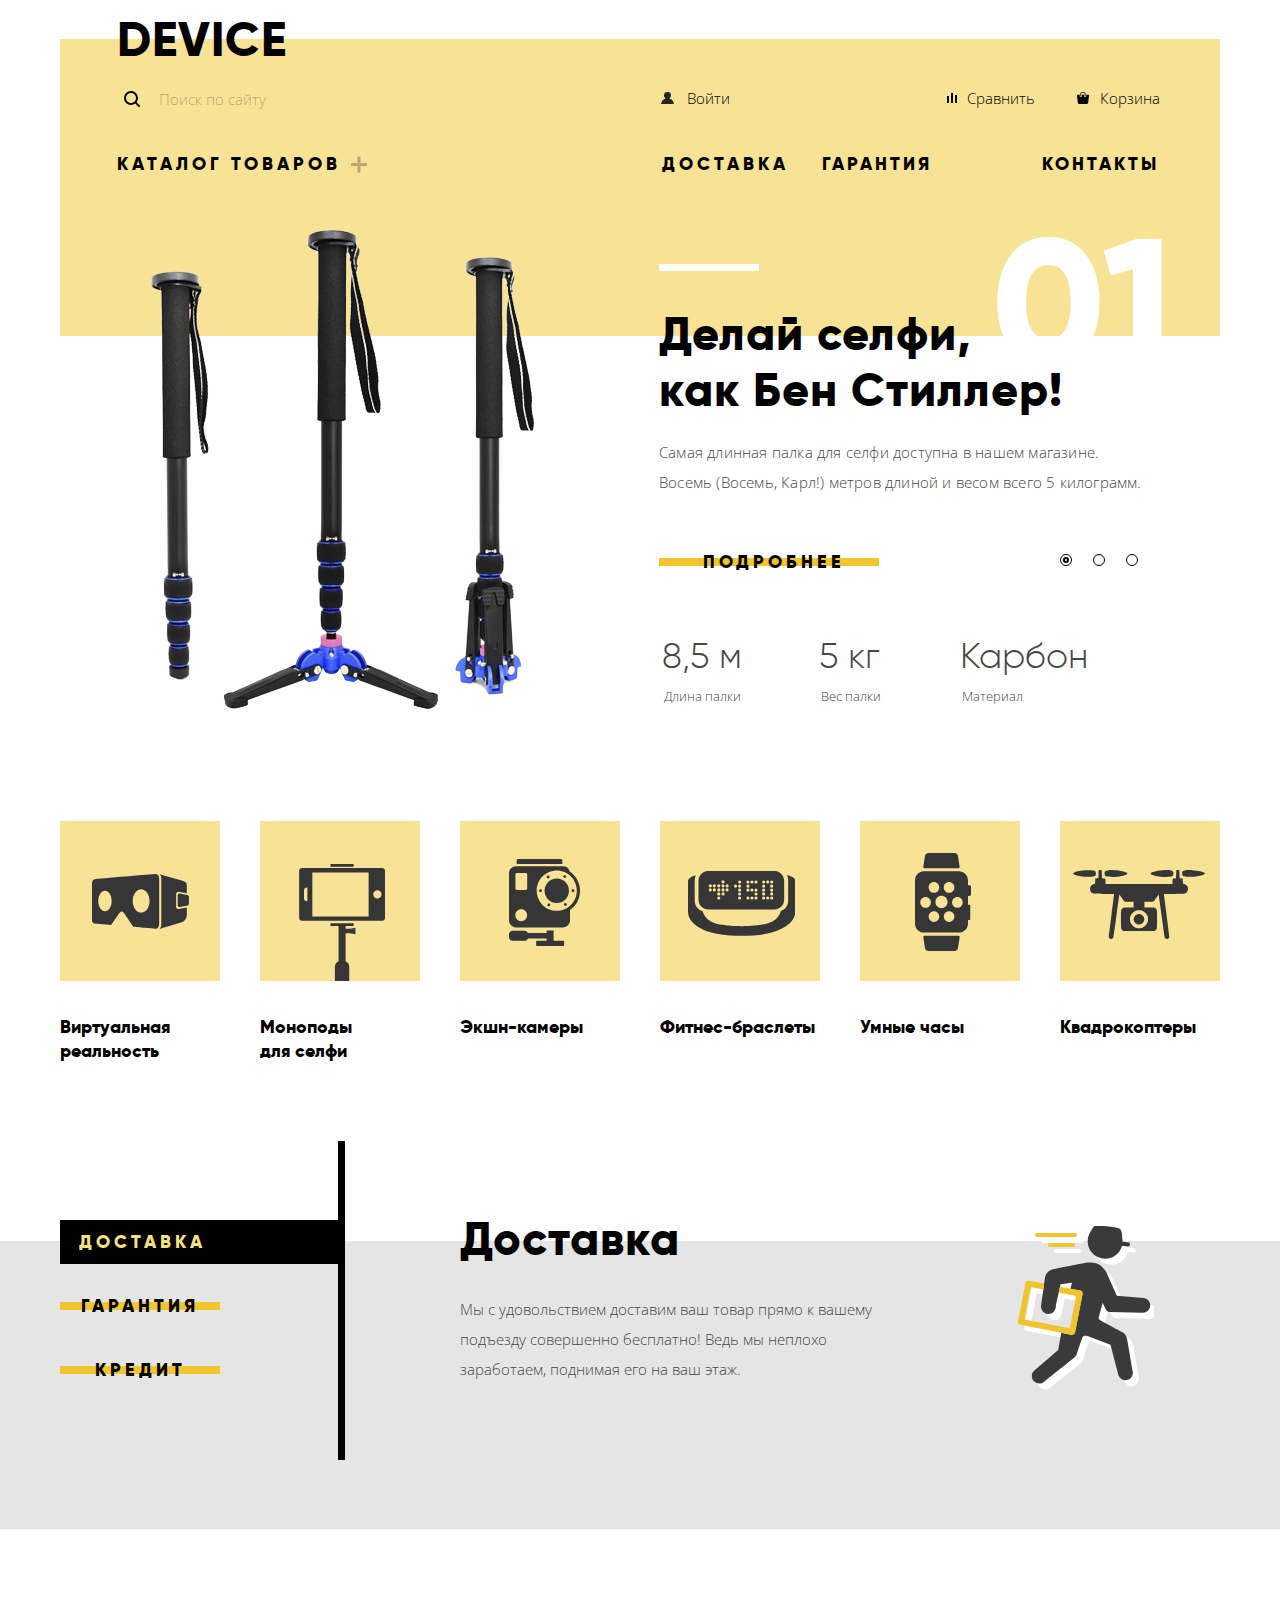
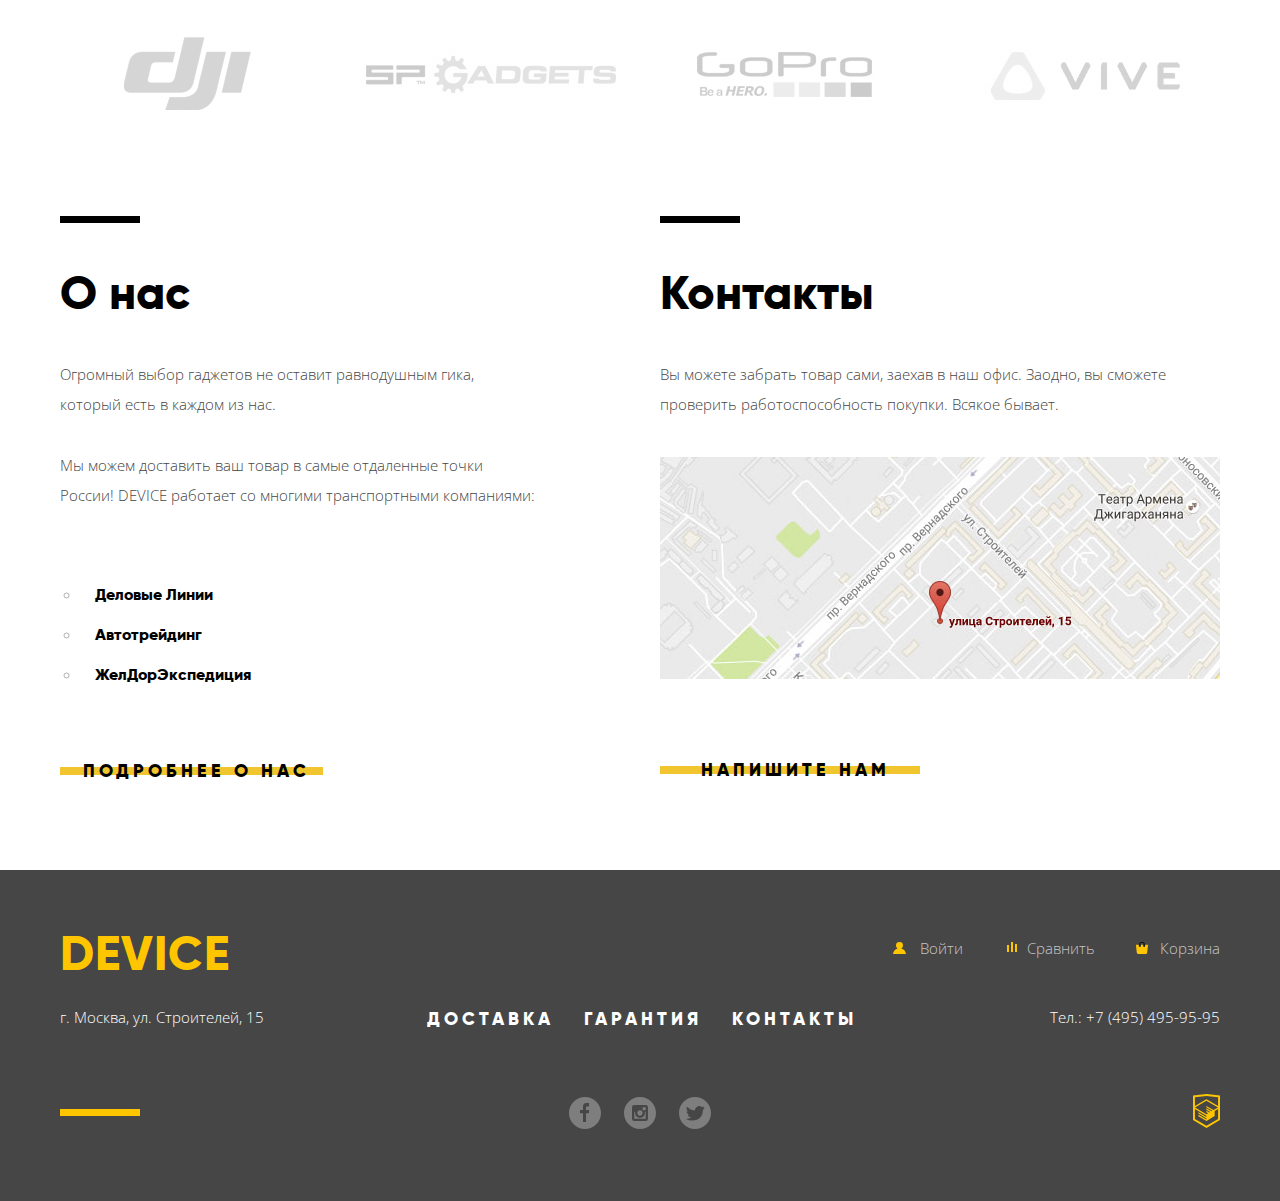
<file: index.html>
<!DOCTYPE html>
<html lang="ru">
<head>
	<meta charset="utf-8">
	<title>HTML Academy: Девайс</title>
	<link href="https://fonts.googleapis.com/css?family=Open+Sans:300,400&amp;subset=cyrillic,cyrillic-ext" rel="stylesheet">
	<link rel="stylesheet" type="text/css" href="css/normalize.css">
	<link rel="stylesheet" type="text/css" href="css/main_min.css">
</head>
<body>
	<div class="container">
		<header class="header-top">
			<h1 class="header-logo">
				<a>Device</a>
			</h1>
			<section class="header-top-navigation">
				<h2 class="visually-hidden">Меню</h2>
				<form action="https://echo.htmlacademy.ru" method="get" class="search-form">
					<input type="search" name="search" placeholder="Поиск по сайту" class="search-icon search-field">
					<button class="search-btn" type="submit">Найти</button>
				</form>
				<ul class="header-login-compare">
					<li><a href="#">Войти</a></li>
					<li><a href="#">Сравнить</a></li>
					<li><a href="#">Корзина</a></li>
				</ul>
			</section>
			<nav class="header-main-menu">
				<ul class="main-menu">
					<li class="catalog-sub-menu"><a href="#">Каталог товаров</a>
						<ul class="sub-menu">
							<li><a href="#">Виртуальная реальность</a></li>
							<li><a href="#">Фитнес-браслеты</a></li>
							<li><a href="#">Квадрокоптеры</a></li>
							<li><a href="catalog.html">Моноподы для селфи</a></li>
							<li><a href="#">Умные часы</a></li>
							<li><a href="#">Экшн-камеры</a></li>
						</ul>
					</li>
					<li class="#"><a href="#">Доставка</a></li>
					<li class="#"><a href="#">Гарантия</a></li>
					<li><a href="#">Контакты</a></li>
				</ul>
			</nav>
		</header>
	</div>
	<main>
		<!--js-slider begin-->
		<div class="container">
			<input type="radio" name="main-slider" id="main-slider-1" class="hidden-radio main-slider-1" checked>
			<input type="radio" name="main-slider" id="main-slider-2" class="hidden-radio main-slider-2">
			<input type="radio" name="main-slider" id="main-slider-3" class="hidden-radio main-slider-3">
			<section class="slider">
				<h2 class="visually-hidden">Девайсы</h2>
				<div class="slider-switch">
					<label for="main-slider-1" class="slider-switch-item slider-switch-1"></label>
					<label for="main-slider-2" class="slider-switch-item slider-switch-2"></label>
					<label for="main-slider-3" class="slider-switch-item slider-switch-3"></label>
				</div>
				<section class="slider-item">
					<div class="slide1-img">
						<img src="img/slider-1.png" alt="Самая длинная палка для селфи" width="384" height="486" class="long-stick">
					</div>
					<div class="slide1-content slide1">
						<div class="slider-item-description">
							<h2>Делай селфи,<br> как Бен Стиллер!</h2>
							<p>Самая длинная палка для селфи доступна в нашем магазине.<br> Восемь (Восемь, Карл!) метров длиной и весом всего 5 килограмм.</p>
							<a href="#">Подробнее</a>
							<table class="product">
								<tr>
									<td class="product-properties stick-properties">8,5 м</td>
									<td class="product-properties stick-properties">5 кг</td>
									<td class="product-properties stick-properties">Карбон</td>
								</tr>
								<tr>
									<td class="product-description">Длина палки</td>
									<td class="product-description">Вес палки</td>
									<td class="product-description">Материал</td>
								</tr>
							</table>
						</div>
					</div>
				</section>
				<section class="slider-item">
					<div class="slide2-img">
						<img src="img/slider-2.png" alt="Мотивирущие фитнес-браслеты" width="345" height="485" class="fitness-bracelet">
					</div>
					<div class="slide2-content slide2">
						<div class="slider-item-description">
							<h2>Худеем <br> правильно!</h2>
							<p>Мотивирующие фитнес-браслеты помогут найти в себе силы<br> не пропускать занятия и соблюдать диету.</p>
							<a href="#">Подробнее</a>
							<table class="product">
								<tr>
									<td class="product-properties bracelet-properties">48 часов</td>
								</tr>
								<tr>
									<td class="product-description bracelet-properties">Без подзарядки</td>
								</tr>
							</table>
						</div>
					</div>
				</section>
				<section class="slider-item">
					<div class="slide3-img">
						<img src="img/slider-3.png" alt="Квадрокоптер с мощным лазером" width="526" height="334" class="quadrupter">
					</div>
					<div class="slide3-content slide3">
						<div class="slider-item-description">
							<h2>Порхает как бабочка, жалит как пчела!</h2>
							<p>Этот обычный, на первый взгляд, квадрокоптер оснащен <br> мощным лазером, замаскированным под стандартную камеру.</p>
							<a href="#">Подробнее</a>
							<table class="product">
								<tr>
									<td class="product-properties quadrupter-properties">800 м</td>
									<td class="product-properties quadrupter-properties">50 м</td>
								</tr>
								<tr>
									<td class="product-description">Дальность полета</td>
									<td class="product-description">Радиус поражения</td>
								</tr>
							</table>
						</div>
					</div>
				</section>
			</section>
		</div>
		<!--js-slider end-->
		<section class="popular">
			<div class="container">
				<h2 class="visually-hidden">Популярные товары</h2>
				<ul class="popular-items">
					<li class="popular-item">
						<a href="#">
							<div class="popular-img vr"></div>
							<p>Виртуальная реальность</p>
						</a>
					</li>
					<li class="popular-item">
						<a href="catalog.html">
							<div class="popular-img selfie"></div>
							<p>Моноподы <br> для селфи</p>
						</a>
					</li>
					<li class="popular-item">
						<a href="#">
							<div class="popular-img cameras"></div>
							<p>Экшн-камеры</p>
						</a>
					</li>
					<li class="popular-item">
						<a href="#">
							<div class="popular-img bracelets"></div>
							<p>Фитнес-браслеты</p>
						</a>
					</li>
					<li class="popular-item">
						<a href="#">
							<div class="popular-img clock"></div>
							<p>Умные часы</p>
						</a>
					</li>
					<li class="popular-item">
						<a href="#">
							<div class="popular-img quadrupters"></div>
							<p>Квадрокоптеры</p>
						</a>
					</li>
				</ul>
			</div>
		</section>
		<section class="services-slider">
			<div class="container">
				<h2 class="visually-hidden">Сервисы</h2>
				<div class="slider-middle">
					<div class="slider-services">
						<ul class="services-slider-list">
							<li><button class="btn service-btn active" id="js-toggle-1">Доставка</button></li>
							<li><button class="btn service-btn" id="js-toggle-2">Гарантия</button></li>
							<li><button class="btn service-btn" id="js-toggle-3">Кредит</button></li>
						</ul>
					</div>
					<div class="slider-item-services">
						<section class="services-slider-item js-show-slide" id="js-slider-1">
							<h2>Доставка</h2>
							<p>Мы с удовольствием доставим ваш товар прямо к вашему подъезду совершенно бесплатно! Ведь мы неплохо заработаем, поднимая его на ваш этаж.</p>
						</section>
						<section class="services-slider-item" id="js-slider-2">
							<h2>Гарантия</h2>
							<p>Если из-за возгорания купленного у нас товара у вас сгорит дом — не переживайте, мы выдадим вам новый. <br> Товар, не дом, конечно же.</p>
						</section>
						<section class="services-slider-item" id="js-slider-3">
							<h2>Кредит</h2>
							<p>Залезть в долговую яму стало проще! Кредитные консультанты подберут для вас наиболее выгодные условия кредита. Выгодные для нашего банка, разумеется.</p>
						</section>
					</div>
				</div>
			</div>
		</section>
		<div class="container">
			<section class="logotypes">
				<h2 class="visually-hidden">Партнеры</h2>
				<ul class="logo-list">
					<li class="dji"><a href="#"><img src="img/logo-1-nc.png" alt="dji" width="260" height="100"></a></li>
					<li class="sp"><a href="#"><img src="img/logo-2-nc.png" alt="sp-gadgets" width="260" height="100"></a></li>
					<li class="gp"><a href="#"><img src="img/logo-3-nc.png" alt="GoPro" width="260" height="100"></a></li>
					<li class="vive"><a href="#"><img src="img/logo-4-nc.png" alt="vive" width="260" height="100"></a></li>
				</ul>
			</section>
		</div>
		<div class="container">
			<div class="contacts-block">
				<section class="about-us">
					<h2>О нас</h2>
					<p>Огромный выбор гаджетов не оставит равнодушным гика, который есть в каждом из нас.</p>
					<p>Мы можем доставить ваш товар в самые отдаленные точки России! DEVICE работает со многими транспортными компаниями:</p>
					<ul class="about-list">
						<li><span>Деловые Линии</span></li>
						<li><span>Автотрейдинг</span></li>
						<li><span>ЖелДорЭкспедиция</span></li>
					</ul>
					<a href="#">Подробнее о нас</a>
				</section>
				<section class="contacts">
					<h2>Контакты</h2>
					<p>Вы можете забрать товар сами, заехав в наш офис. Заодно, вы сможете проверить работоспособность покупки. Всякое бывает.</p>
					<a href="https://goo.gl/maps/xV8mmEjBzAR2" target="_blank" class="static-map">
						<img src="img/map.jpg" alt="г. Москва, улица Строителей, 15" width="560" height="222">
					</a>
					<a href="writeus.html" class="js-write-us">Напишите нам</a>
				</section>
			</div>
		</div>
	</main>
	<footer class="main-footer">
		<div class="container">
			<div class="footer-top">
				<a class="footer-logo">Device</a>
				<ul class="footer-login-compare footer-login-main">
					<li><a href="#">Войти</a></li>
					<li><a href="#">Сравнить</a></li>
					<li><a href="#">Корзина</a></li>
				</ul>
			</div>
			<div class="footer-middle">
				<p class="paragraph">г. Москва, ул. Строителей, 15</p>
				<nav class="footer-main-menu">
					<ul class="footer-navigation">
						<li><a href="#">Доставка</a></li>
						<li><a href="#">Гарантия</a></li>
						<li><a href="#">Контакты</a></li>
					</ul>
				</nav>
				<p class="paragraph"><a href="#">Тел.: +7 (495) 495-95-95</a></p>
			</div>
			<div class="footer-bottom-container">
				<div class="footer-bottom">
					<ul class="footer-social">
						<li class="social-btn"><a href="#" class="social-fb"><span class="visually-hidden">Facebook</span></a></li>
						<li class="social-btn"><a href="#" class="social-in"><span class="visually-hidden">Instagram</span></a></li>
						<li class="social-btn"><a href="#" class="social-tw"><span class="visually-hidden">Twitter</span></a></li>
					</ul>
					<a href="https://htmlacademy.ru/intensive/htmlcss" target="_blank" class="htmlacademy-logo"></a>
				</div>
			</div>
		</div>
	</footer>
	<!--js-write-us begin-->
	<div class="feedback modal-feedback">
		<form action="https://echo.htmlacademy.ru" method="post" class="user-data">
			<p class="feedback-input">
				<label for="fullname">Ваше имя:</label>
				<input type="text" name="fullname" id="fullname" placeholder="Имя Фамилия">
			</p>
			<p class="feedback-input">
				<label for="email">Ваш e-mail:</label>
				<input type="email" name="email" id="email" placeholder="email@example.com">
			</p>
			<p class="feedback-area">
				<label for="message">Текст письма:</label>
				<textarea name="message" id="message" placeholder="В свободной форме"></textarea>
			</p>
			<button class="feedback-btn" value="send">Отправить</button>
		</form>
		<button class="feedback-close-btn" type="submit"><span class="visually-hidden">Закрыть</span></button>
	</div>
	<!--js-write-us end-->
	<!--js-map-popup begin-->
	<div class="map-popup modal-map">
		<iframe src="https://www.google.com/maps/embed?pb=!1m18!1m12!1m3!1d2752.9968814143795!2d37.52693626375239!3d55.68756055853307!2m3!1f0!2f0!3f0!3m2!1i1024!2i768!4f13.1!3m3!1m2!1s0x46b54cf65f5c8955%3A0x694710ccd55501e!2z0YPQuy4g0KHRgtGA0L7QuNGC0LXQu9C10LksIDE1LCDQnNC-0YHQutCy0LAsIDExOTMxMQ!5e0!3m2!1sru!2sru!4v1522350191437" width="960" height="559" style="border:0" allowfullscreen></iframe>
		<button class="map-close-btn"><span class="visually-hidden">Закрыть</span></button>
	</div>
	<!--js-map-popup end-->
	<script src="js/interactive_min.js"></script>
</body>
</html>
</file>
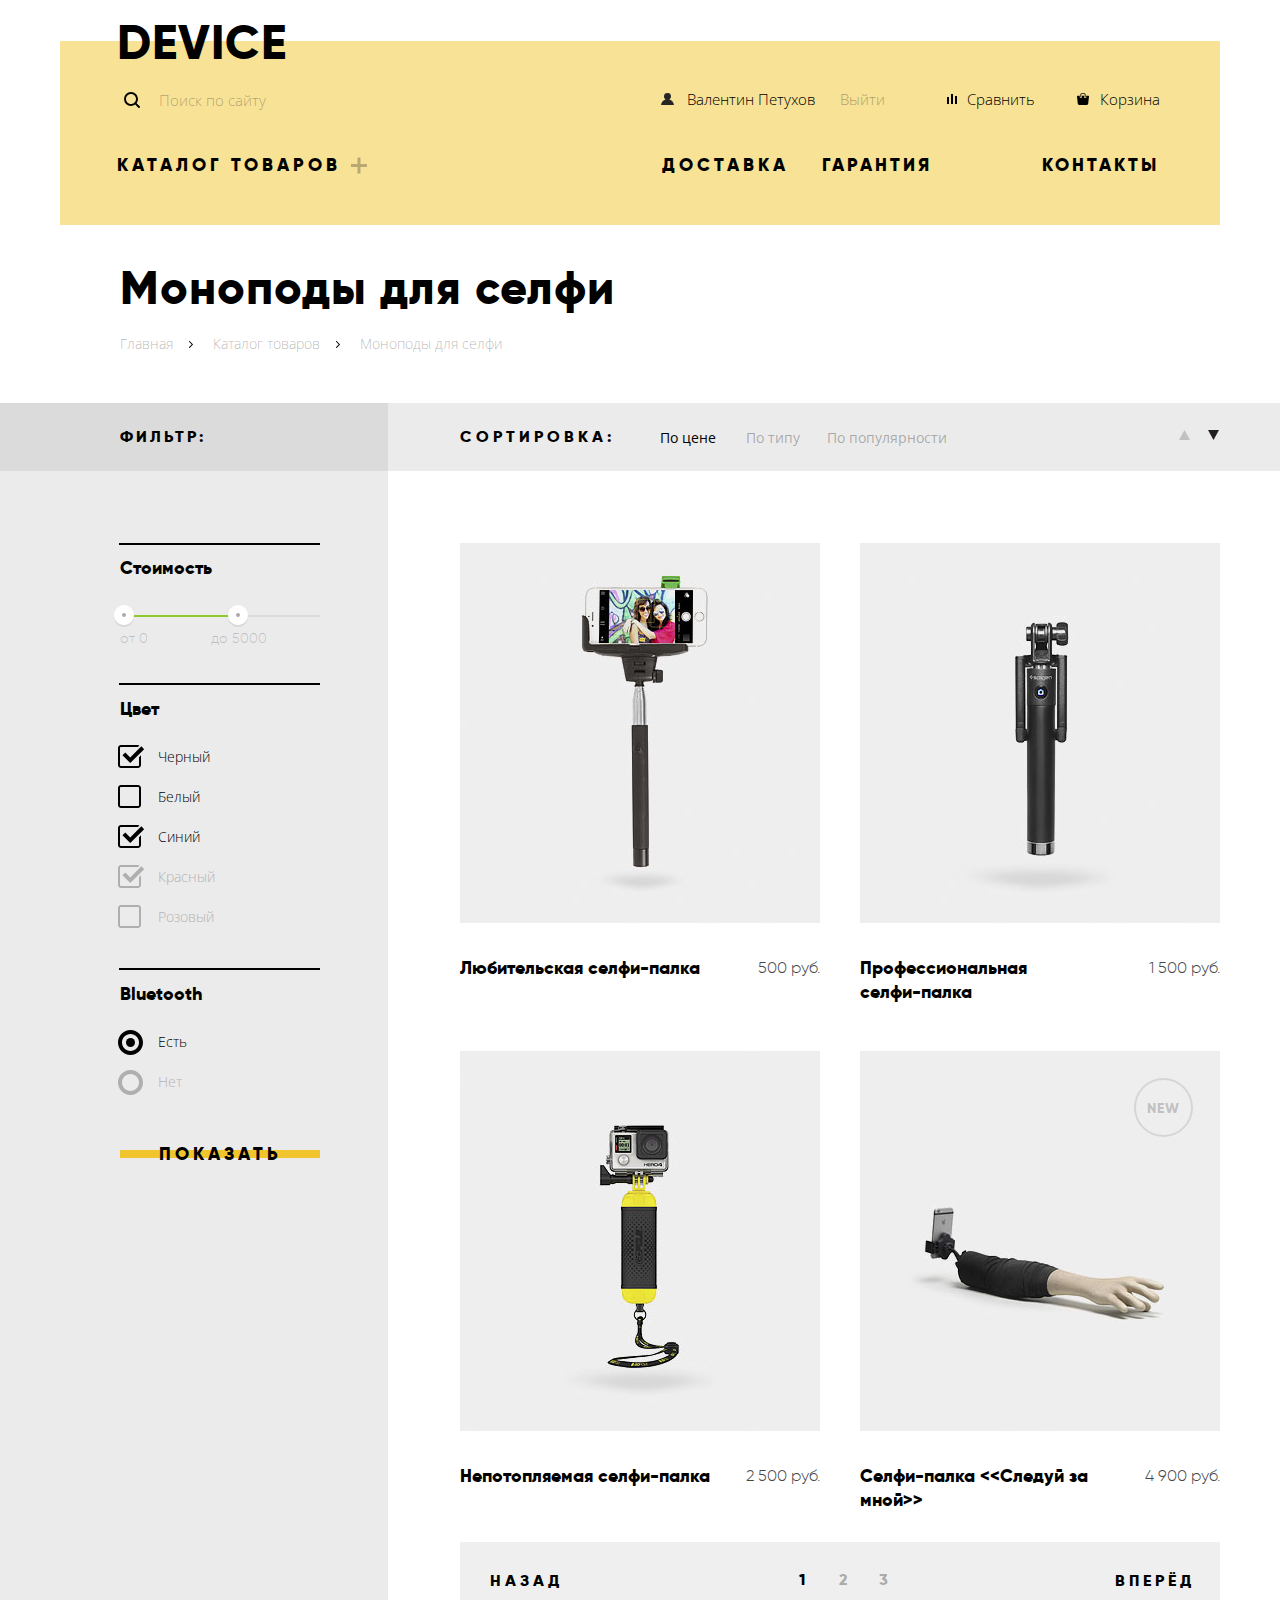
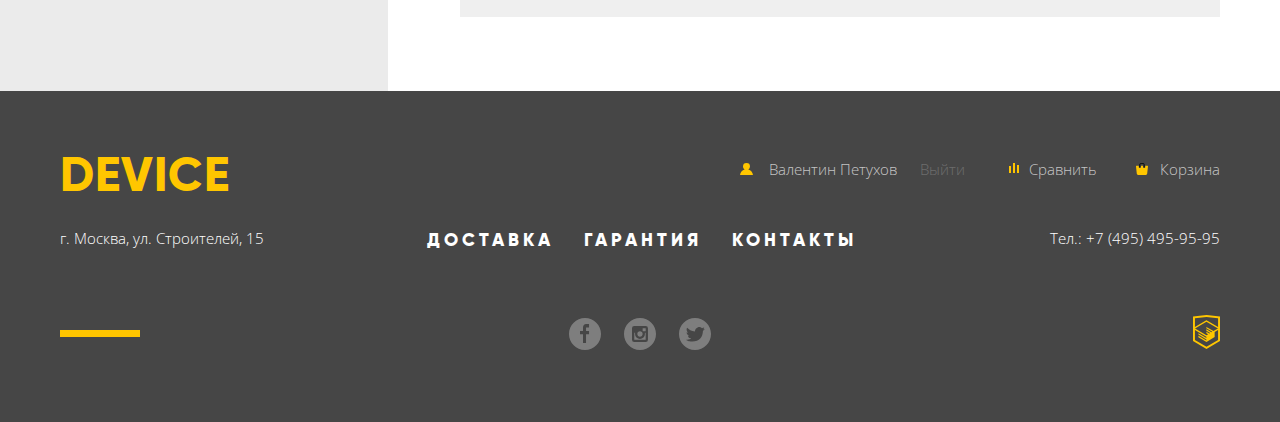
<file: catalog.html>
<!DOCTYPE html>
<html lang="ru">
<head>
	<meta charset="utf-8">
	<title>HTML Academy: Девайс</title>
	<link href="https://fonts.googleapis.com/css?family=Open+Sans:300,400&amp;subset=cyrillic,cyrillic-ext" rel="stylesheet">
	<link rel="stylesheet" type="text/css" href="css/normalize.css">
	<link rel="stylesheet" type="text/css" href="css/main_min.css">
</head>
<body class="inner-page">
	<div class="container">
		<div class="inner-header">
			<header class="header-top">
				<h1 class="inner-logo">
					<a href="index.html">Device</a>
				</h1>
				<section class="header-top-inner">
					<h2 class="visually-hidden">Меню</h2>
					<form action="https://echo.htmlacademy.ru" method="get" class="search-form">
						<input type="search" name="search" placeholder="Поиск по сайту" class="search-icon search-field">
						<button class="search-btn" type="submit">Найти</button>
					</form>
					<ul class="header-login-inner">
						<li><a href="#" class="header-login-link">Валентин Петухов</a></li>
						<li><a href="#">Выйти</a></li>
						<li><a href="#">Сравнить</a></li>
						<li><a href="#">Корзина</a></li>
					</ul>
				</section>
				<nav class="inner-menu">
					<ul class="main-menu">
						<li class="catalog-sub-menu"><a href="#">Каталог товаров</a>
							<ul class="sub-menu">
								<li><a href="#">Виртуальная реальность</a></li>
								<li><a href="#">Фитнес-браслеты</a></li>
								<li><a href="#">Квадрокоптеры</a></li>
								<li><a href="catalog.html">Моноподы для селфи</a></li>
								<li><a href="#">Умные часы</a></li>
								<li><a href="#">Экшн-камеры</a></li>
							</ul>
						</li>
						<li><a href="#">Доставка</a></li>
						<li><a href="#">Гарантия</a></li>
						<li><a href="#">Контакты</a></li>
					</ul>
				</nav>
			</header>
		</div>
	</div>
	<main>
		<div class="container">
			<div class="page-menu">
				<h2 class="page-title">Моноподы для селфи</h2>
				<ul class="breadcrumbs">
					<li><a href="index.html">Главная</a></li>
					<li><a href="#">Каталог товаров</a></li>
					<li><a>Моноподы для селфи</a></li>
				</ul>
			</div>
		</div>
		<section class="monopods">
			<h3 class="visually-hidden">Фильтр товаров</h3>
			<section class="monopod-item-filter">
				<div class="container">
					<div class="filter-sorting">
						<div class="filter-title">
							<h3>Фильтр:</h3>
						</div>
						<!--js-sorting begin-->
						<div class="monopod-item-sorting">
							<h3 class="sorting-title">Сортировка:</h3>
							<ul class="sorting">
								<li class="sorting-item sorting-item-option sorting-item-current"><a href="#">По цене</a></li>
								<li class="sorting-item sorting-item-option"><a href="#">По типу</a></li>
								<li class="sorting-item sorting-item-option"><a href="#">По популярности</a></li>
							</ul>
							<ul class="ascending-descendingly">
								<li><button class="sorting-btn sorting-btn-option up-sort" id="js-ascending"><span class="visually-hidden">По возрастанию</span></button></li>
								<li><button class="sorting-btn sorting-btn-option sorting-btn-current down-sort" id="js-descendingly"><span class="visually-hidden">По убыванию</span></button></li>
							</ul>
						</div>
						<!--js-sorting end -->
					</div>
				</div>
			</section>
			<section class="filters-monopod">
				<h2 class="visually-hidden">Фильтр товаров</h2>
				<div class="container">
					<div class="filter-column">
						<section class="filters">
							<h2 class="visually-hidden">Фильтр товара по характеристикам</h2>
							<form action="https://echo.htmlacademy.ru" method="get" class="filter-options">
								<fieldset class="filter-price">
									<legend>Стоимость</legend>
									<div class="price-bar">
										<div class="full-bar">
											<div class="choosen-bar"></div>
										</div>
										<div class="bar-radio-min"></div>
										<div class="bar-radio-max"></div>
									</div>
									<span class="price-value">от 0</span>
									<span class="price-value">до 5000</span>
								</fieldset>
								<fieldset class="filter-color">
									<legend>Цвет</legend>
									<ul class="filter-item">
										<li>
											<label for="black" class="filter-checkbox">
												<input class="visually-hidden filter-input" type="checkbox" name="black" id="black" checked>
												<span class="checkbox-indicator"></span>
												<span class="color-disabled">Черный</span>
											</label>
										</li>
										<li>
											<label for="white" class="filter-checkbox">
												<input class="visually-hidden filter-input" type="checkbox" name="white" id="white">
												<span class="checkbox-indicator"></span>
												<span class="color-disabled">Белый</span>
											</label>
										</li>
										<li>
											<label for="blue" class="filter-checkbox">
												<input class="visually-hidden filter-input" type="checkbox" name="blue" id="blue" checked>
												<span class="checkbox-indicator"></span>
												<span class="color-disabled">Синий</span>
											</label>
										</li>
										<li>
											<label for="red" class="filter-checkbox">
												<input class="visually-hidden filter-input" type="checkbox" name="red" id="red" checked disabled>
												<span class="checkbox-indicator"></span>
												<span class="color-disabled">Красный</span>
											</label>
										</li>
										<li>
											<label for="pink" class="filter-checkbox">
												<input class="visually-hidden filter-input" type="checkbox" name="pink" id="pink" disabled>
												<span class="checkbox-indicator"></span>
												<span class="color-disabled">Розовый</span>
											</label>
										</li>
									</ul>
								</fieldset>
								<fieldset class="filter-bluetooth">
									<legend>Bluetooth</legend>
									<ul class="filter-item">
										<li>
											<label for="yes" class="filter-radio">
												<input class="visually-hidden filter-input" type="radio" name="bluetooth" value="yes" id="yes" checked>
												<span class="radio-indicator"></span>
												<span class="bluetooth-disabled">Есть</span>
											</label>
										</li>
										<li>
											<label for="no" class="filter-radio">
												<input class="visually-hidden filter-input" type="radio" name="bluetooth" value="no" id="no" disabled>
												<span class="radio-indicator"></span>
												<span class="bluetooth-disabled">Нет</span>
											</label>
										</li>
									</ul>
								</fieldset>
								<button value="show" class="btn filter-btn">Показать</button>
							</form>
						</section>
						<section class="monopod-item">
							<h2 class="visually-hidden">Карточки товаров</h2>
							<ul class="catalog-list">
								<li class="catalog-item">
									<div class="hover-img">
										<img src="img/item-1.jpg" alt="Любительская селфи-палка" width="360" height="380">
										<div class="hover-btn">
											<p class="catalog-item-hover">
												<a class="btn" href="#">В корзину</a>
												<a class="catalog-item-compare" href="#">Добавить к сравнению</a>
											</p>
										</div>
									</div>
									<div class="card-price">
										<a class="description" href="#">Любительская селфи-палка</a>
										<b class="catalog-item-price">500 руб.</b>
									</div>
								</li>
								<li class="catalog-item">
									<div class="hover-img">
										<img src="img/item-2.jpg" alt="Профессиональная селфи-палка" width="360" height="380">
										<div class="hover-btn">
											<p class="catalog-item-hover">
												<a class="btn" href="#">В корзину</a>
												<a class="catalog-item-compare" href="#">Добавить к сравнению</a>
											</p>
										</div>
									</div>
									<div class="card-price">
										<a class="description" href="#">Профессиональная<br> селфи-палка</a>
										<b class="catalog-item-price">1 500 руб.</b>
									</div>
								</li>
								<li class="catalog-item">
									<div class="hover-img">
										<img src="img/item-3.jpg" alt="Непотопляемая селфи-палка" width="360" height="380">
										<div class="hover-btn">
											<p class="catalog-item-hover">
												<a class="btn" href="#">В корзину</a>
												<a class="catalog-item-compare" href="#">Добавить к сравнению</a>
											</p>
										</div>
									</div>
									<div class="card-price">
										<a class="description" href="#">Непотопляемая селфи-палка</a>
										<b class="catalog-item-price">2 500 руб.</b>
									</div>
								</li>
								<li class="catalog-item">
									<div class="hover-img card-new">
										<img src="img/item-4.jpg" alt="Селфи-палка &lt;&lt;Следуй за мной&gt;&gt;" width="360" height="380">
										<div class="hover-btn">
											<p class="catalog-item-hover">
												<a class="btn" href="#">В корзину</a>
												<a class="catalog-item-compare" href="#">Добавить к сравнению</a>
											</p>
										</div>
									</div>
									<div class="card-price">
										<a class="description" href="#">Селфи-палка &lt;&lt;Следуй за мной&gt;&gt;</a>
										<b class="catalog-item-price">4 900 руб.</b>
									</div>
								</li>
							</ul>
							<div class="paginator-list">
								<a href="#prev" class="paginator-item paginator-item-prev">Назад</a>
								<ul class="paginator-list-page">
									<li class="paginator-item paginator-item-page paginator-item-current"><a>1</a></li>
									<li class="paginator-item paginator-item-page"><a href="#2">2</a></li>
									<li class="paginator-item paginator-item-page"><a href="#3">3</a></li>
								</ul>
								<a href="#next" class="paginator-item paginator-item-next">Вперёд</a>
							</div>
						</section>
					</div>
				</div>
			</section>
		</section>
	</main>
	<footer class="main-footer inner-footer">
		<div class="container">
			<div class="footer-top-inner">
				<a class="footer-logo" href="index.html">Device</a>
				<ul class="footer-login-compare footer-inner">
					<li><a href="#" class="login-link">Валентин Петухов</a></li>
					<li><a href="#">Выйти</a></li>
					<li><a href="#">Сравнить</a></li>
					<li><a href="#">Корзина</a></li>
				</ul>
			</div>
			<div class="footer-middle">
				<p class="paragraph">г. Москва, ул. Строителей, 15</p>
				<nav class="footer-main-menu">
					<ul class="footer-navigation">
						<li><a href="#">Доставка</a></li>
						<li><a href="#">Гарантия</a></li>
						<li><a href="#">Контакты</a></li>
					</ul>
				</nav>
				<p class="paragraph"><a href="#">Тел.: +7 (495) 495-95-95</a></p>
			</div>
			<div class="footer-bottom-container">
				<div class="footer-bottom">
					<ul class="footer-social">
						<li class="social-btn"><a href="#" class="social-fb"><span class="visually-hidden">Facebook</span></a></li>
						<li class="social-btn"><a href="#" class="social-in"><span class="visually-hidden">Instagram</span></a></li>
						<li class="social-btn"><a href="#" class="social-tw"><span class="visually-hidden">Twitter</span></a></li>
					</ul>
					<a href="https://htmlacademy.ru/intensive/htmlcss" target="_blank" class="htmlacademy-logo"></a>
				</div>
			</div>
		</div>
	</footer>
</body>
</html>
</file>
<file: css/main_min.css>
@-webkit-keyframes visually{0%{opacity:0}10%{opacity:.1}20%{opacity:.2}30%{opacity:.3}40%{opacity:.4}50%{opacity:.5}60%{opacity:.6}70%{opacity:.7}80%{opacity:.8}90%{opacity:.9}to{opacity:1}}@keyframes visually{0%{opacity:0}10%{opacity:.1}20%{opacity:.2}30%{opacity:.3}40%{opacity:.4}50%{opacity:.5}60%{opacity:.6}70%{opacity:.7}80%{opacity:.8}90%{opacity:.9}to{opacity:1}}@-webkit-keyframes data-error{0%,to{-webkit-transform:translate(-50%,-50%);-ms-transform:translate(-50%,-50%);transform:translate(-50%,-50%)}10%,30%,50%,70%,90%{-webkit-transform:translate(-50%,-51%);-ms-transform:translate(-50%,-51%);transform:translate(-50%,-51%)}20%,40%,60%,80%{-webkit-transform:translate(-50%,-49%);-ms-transform:translate(-50%,-49%);transform:translate(-50%,-49%)}}@keyframes data-error{0%,to{-webkit-transform:translate(-50%,-50%);-ms-transform:translate(-50%,-50%);transform:translate(-50%,-50%)}10%,30%,50%,70%,90%{-webkit-transform:translate(-50%,-51%);-ms-transform:translate(-50%,-51%);transform:translate(-50%,-51%)}20%,40%,60%,80%{-webkit-transform:translate(-50%,-49%);-ms-transform:translate(-50%,-49%);transform:translate(-50%,-49%)}}@font-face{font-family:"Gilroy";src:url(../fonts/gilroyextrabold-webfont.woff2) format("woff2");font-weight:700;font-style:normal}@font-face{font-family:"Gilroy";src:url(../fonts/gilroylight-webfont.woff2) format("woff2");font-weight:lighter;font-style:normal}body{margin:0;padding:0;font-family:"Open Sans",Arial,sans-serif;font-weight:300;font-size:15px;line-height:30px;color:#464646;background-color:#fff;letter-spacing:1px}a{text-decoration:none;font-family:"Gilroy",Arial,sans-serif;font-weight:700;font-size:18px;line-height:24px;text-transform:uppercase;color:#000}img{max-width:100%}.user-data input,.user-data textarea{font-family:"Open Sans",Arial,sans-serif;font-weight:400;font-size:14px;line-height:18px;color:rgba(70,70,70,.4);background-color:rgba(242,242,242,.5);border:3px solid transparent}.user-data input:hover,.user-data textarea:hover{background-color:rgba(234,234,234,.8)}.user-data input:hover::-webkit-input-placeholder{color:rgba(70,70,70,.4)}.user-data input:hover:-ms-input-placeholder,.user-data input:hover::-ms-input-placeholder{color:rgba(70,70,70,.4)}.user-data input:hover::placeholder{color:rgba(70,70,70,.4)}.user-data input:focus,.user-data textarea:focus{color:#464646;background-color:#fff;border:3px solid rgba(240,197,46,.5)}.user-data input:invalid,.user-data textarea:invalid{color:rgba(70,70,70,.4);background-color:rgba(237,181,181,.5)}.search-form input{font-family:"Open Sans",Arial,sans-serif;font-weight:300;font-size:15px;line-height:15px;color:rgba(0,0,0,.3);border:2px solid transparent;background-color:transparent;padding:5px 0 0 40px;width:100%;-webkit-box-sizing:border-box;box-sizing:border-box}.search-form{position:relative}.search-form input::-webkit-input-placeholder{color:rgba(0,0,0,.3)}.search-form input:-ms-input-placeholder,.search-form input::-ms-input-placeholder{color:rgba(0,0,0,.3)}.search-form input::placeholder{color:rgba(0,0,0,.3)}.search-form input:hover::-webkit-input-placeholder{color:rgba(0,0,0,.6)}.search-form input:hover:-ms-input-placeholder,.search-form input:hover::-ms-input-placeholder{color:rgba(0,0,0,.6)}.search-form input:hover::placeholder{color:rgba(0,0,0,.6)}.search-form input:focus{color:#000;border-bottom:2px solid #000}.search-field:focus+.search-btn{display:inline-block;vertical-align:top}.footer-logo:hover,.footer-navigation a:hover,.header-top a:hover,.main-menu a:hover,.sub-menu a:hover{opacity:.6}.footer-login-compare a:active,.footer-logo:active,.footer-navigation a:active,.header-top a:active,.main-menu a:active,.popular-item p:active,.sub-menu a:active{opacity:.3}.header-top-inner a,.header-top-navigation a,.sub-menu a{font-family:"Open Sans",Arial,sans-serif;font-weight:300;font-size:15px;line-height:30px;text-transform:none}.header-top-inner ul{margin:0;padding:0}.sub-menu a{line-height:36px;color:#000;letter-spacing:0}.sub-menu{display:-webkit-box;display:-ms-flexbox;display:flex;width:1160px;z-index:4;left:-57px;position:absolute;background-color:#f7e296;-ms-flex-wrap:wrap;flex-wrap:wrap}.sub-menu li{-webkit-box-sizing:border-box;box-sizing:border-box}.sub-menu li:nth-child(1),.sub-menu li:nth-child(4),.sub-menu li:nth-child(6){-ms-flex-preferred-size:235px;flex-basis:235px}.sub-menu li:nth-child(2),.sub-menu li:nth-child(3){-ms-flex-preferred-size:200px;flex-basis:200px}.sub-menu li:nth-child(5){-ms-flex-preferred-size:400px;flex-basis:400px}.header-top ul,.inner-page ul,.logotypes ul,.main-footer ul,.popular ul,.services-slider ul{list-style:none}.header-logo a,.inner-logo a{font-family:"Gilroy",Arial,sans-serif;font-weight:700;font-size:48px;line-height:48px;text-transform:uppercase;color:#000}.header-logo{margin:0;padding:16px 0 0}.inner-logo{margin:0;padding:3px 0 16px}.search-btn{border:2px solid #000;background-color:#f7e296;display:none;position:absolute;top:-15px;left:362px;padding:12px 19px 10px;-webkit-box-sizing:border-box;box-sizing:border-box}.search-btn:hover{background-color:#000;color:#fff;display:inline-block;vertical-align:top}.search-btn:active{background-color:#000;color:rgba(255,255,255,.3)}.product-properties,.slider-item h2{font-family:"Gilroy",Arial,sans-serif}.slider-item h2{color:#000;margin:0;z-index:2;font-weight:700;font-size:47px;line-height:56px}.product-properties{font-weight:lighter;font-size:36px;line-height:48px;letter-spacing:0}.bracelet-properties:first-child,.stick-properties:first-child{width:95px}.stick-properties:nth-child(2){width:85px}.bracelet-properties:last-child,.stick-properties:last-child{width:122px}.quadrupter-properties:first-child{width:155px}.quadrupter-properties:last-child{width:150px}.product-description{font-family:"Open Sans",Arial,sans-serif;font-weight:300;font-size:13px;line-height:20px;letter-spacing:0;padding-top:3px;padding-left:3px}.popular-items a{text-transform:none;letter-spacing:0}.slide1 .product,.slide2 .product{width:510px;padding:45px 0 0}.btn{font-family:"Gilroy",Arial,sans-serif;font-weight:700;position:relative;padding:10px 0;width:160px;-webkit-box-sizing:border-box;box-sizing:border-box}.about-us a,.btn,.feedback-btn,.slider-item-description a{font-size:18px;line-height:24px;border:0;color:#000;background-color:transparent;text-transform:uppercase;display:inline-block;vertical-align:middle;z-index:1;letter-spacing:4px}.feedback-btn{width:160px}.about-us a,.slider-item-description a{position:relative}.feedback-btn,.slider-item-description a{font-family:"Gilroy",Arial,sans-serif;font-weight:700}.about-us a{padding:10px 0}.about-list,.about-us a,.js-write-us{font-family:"Gilroy",Arial,sans-serif;font-weight:700}.js-write-us,.slider-item-description a{-webkit-box-sizing:border-box;box-sizing:border-box}.js-write-us{border:0;color:#000;background-color:transparent;text-transform:uppercase;display:inline-block;vertical-align:middle;position:relative;z-index:1;font-size:18px;line-height:24px;letter-spacing:4px;padding:10px 0;width:160px}.slider-item-description a{width:220px;padding:10px 43px 10px 44px}.about-us a::before,.btn::before,.feedback-btn::before,.js-write-us::before,.slider-item-description a::before{content:"";position:absolute;top:18px;left:0;right:0;height:8px;background:#f0c52e;z-index:-1}.about-us a::before,.feedback-btn::before{right:2px}.feedback-btn::before{top:16px;right:0}.about-us a:hover,.btn:hover,.feedback-btn:hover,.js-write-us:hover,.slider-item-description a:hover{font-size:18px;border:0;color:#000;background-color:#f0c52e;text-transform:uppercase;font-family:"Gilroy",Arial,sans-serif;font-weight:700;text-decoration:none}.about-us a:active,.btn:active,.feedback-btn:active,.js-write-us:active,.slider-item-description a:active{font-size:18px;border:0;color:rgba(0,0,0,.3);background-color:#f0c52e;text-transform:uppercase;font-family:"Gilroy",Arial,sans-serif;font-weight:700;text-decoration:none}.about-list{line-height:40px;font-size:16px;letter-spacing:0}.active,.active:active,.active:hover,.service-btn:active{border:0;color:#f7e184;background-color:#000;text-transform:uppercase;font-family:"Gilroy",Arial,sans-serif;font-weight:700;text-decoration:none;width:280px;padding-right:115px;-webkit-box-sizing:border-box;box-sizing:border-box}.services-slider-list li:first-child{padding-top:6px;margin-bottom:20px}.services-slider-list li:nth-child(2){margin-bottom:20px}.about-us a:active::before,.about-us a:hover::before,.active::before,.btn:active::before,.btn:hover::before,.js-write-us:active::before,.js-write-us:hover::before,.service-btn:active::before,.slider-item-description a:active::before,.slider-item-description a:hover::before{content:none}.services-slider{min-height:288px;margin-bottom:96px;background-color:#e5e5e5}.contacts-block h2,.services-slider-item h2{font-family:"Gilroy",Arial,sans-serif;font-weight:700;font-size:47px;line-height:48px;color:#000}.contacts-block h2{margin-bottom:30px}.services-slider-item h2{margin:0;padding-top:73px;padding-bottom:15px}.services-slider-item p{letter-spacing:0}.logo-list img{opacity:.2;width:260px;height:100px}.dji:hover{background-image:url(../img/logo-1-c.png);background-repeat:no-repeat}.gp:hover,.sp:hover,.vive:hover{background-image:url(../img/logo-2-c.png);background-repeat:no-repeat}.gp:hover,.vive:hover{background-image:url(../img/logo-3-c.png)}.vive:hover{background-image:url(../img/logo-4-c.png)}.main-footer{padding-top:38px;background-color:#464646}.footer-logo{font-family:"Gilroy",Arial,sans-serif;font-weight:700;font-size:48px;line-height:48px;text-transform:uppercase;color:#ffc600;-ms-flex-preferred-size:180px;flex-basis:180px}.footer-login-compare a,.paragraph,.paragraph a{font-family:"Open Sans",Arial,sans-serif;font-weight:300;font-size:15px;text-transform:none;letter-spacing:0}.footer-login-compare a{color:rgba(255,255,255,.7);line-height:36px}.footer-login-compare a:hover{color:#fff}.paragraph,.paragraph a{color:#fff;line-height:30px}.footer-navigation a{color:#fff;letter-spacing:4px}.map-popup{width:960px;height:559px;-webkit-box-shadow:0 10px 20px 0 rgba(0,4,6,.2);box-shadow:0 10px 20px 0 rgba(0,4,6,.2);position:fixed;top:50%;left:50%;display:none;-webkit-transform:translate(-50%,-50%);-ms-transform:translate(-50%,-50%);transform:translate(-50%,-50%);z-index:30;background-image:url(../img/map-big.jpg);background-repeat:none;background-position:0 0}.filters legend,.inner-page h2,.monopod-item-filter h3{font-family:"Gilroy",Arial,sans-serif;font-weight:700;color:#000}.inner-page h2{font-size:47px;line-height:48px}.breadcrumbs a,.filter-item label{font-family:"Open Sans",Arial,sans-serif;font-weight:300;font-size:14px}.breadcrumbs a{color:rgba(0,0,0,.3);text-transform:none;letter-spacing:0;line-height:24px}.breadcrumbs a:hover{color:rgba(0,0,0,.6)}.breadcrumbs a:active{color:rgba(0,0,0,.1)}.filters fieldset{border:0;color:#000}.filters legend,.monopod-item-filter h3{line-height:24px}.monopod-item-filter h3{text-transform:uppercase;font-size:16px}.filters legend{font-size:18px}.filter-item label{line-height:40px;color:#000}.filter-input:disabled+label{color:#a6a6a6}.card-price a,.sorting-item a{color:#000;text-transform:none;letter-spacing:0}.sorting-btn,.sorting-item a{font-weight:400;font-size:14px;line-height:18px}.catalog-item-compare,.sorting-btn,.sorting-item a{font-family:"Open Sans",Arial,sans-serif}.catalog-item-compare,.sorting-btn{text-transform:none}.sorting-btn{color:#000;border:0;background-color:transparent}.catalog-item-compare:hover,.sorting-btn:active{color:#000}.catalog-item-compare{font-weight:300;font-size:13px;line-height:20px;color:rgba(0,0,0,.5)}.catalog-item-compare:active{color:rgba(0,0,0,.2)}.catalog-item img{background-color:#efefef;width:360px;height:380px}.card-price{display:-webkit-box;display:-ms-flexbox;display:flex;width:360px;padding:0;margin:24px 0 0;-webkit-box-sizing:border-box;box-sizing:border-box;-webkit-box-pack:justify;-ms-flex-pack:justify;justify-content:space-between}.card-price a{font-weight:700;font-size:18px}.card-new::after,.card-price a,.card-price b{font-family:"Gilroy",Arial,sans-serif;line-height:24px}.card-price b{color:#464646;letter-spacing:0;font-weight:lighter;font-size:16px}.card-new{position:relative}.card-new::before{content:"";position:absolute;width:55px;height:55px;border:2px solid rgba(0,0,0,.1);border-radius:50px;top:27px;right:27px}.card-new::after{content:"New";position:absolute;width:31px;height:18px;font-weight:700;font-size:14px;text-transform:uppercase;color:rgba(0,0,0,.2);top:45px;right:42px}.description{-ms-flex-preferred-size:260px;flex-basis:260px}.catalog-item-price,.description{-webkit-box-sizing:border-box;box-sizing:border-box}.paginator-item,.paginator-item a{font-family:"Gilroy",Arial,sans-serif;font-weight:700;font-size:16px;line-height:24px;color:#000}.paginator-list{background-color:rgba(235,235,235,.8)}.paginator-item-next:hover,.paginator-item-prev:hover{color:#000;background-color:rgba(217,217,217,.8)}.paginator-item-next:active,.paginator-item-prev:active{color:rgba(0,0,0,.3);background-color:rgba(217,217,217,.8)}.paginator-item-page a,.sorting-btn-option,.sorting-item-option a{color:rgba(0,0,0,.3)}.paginator-item-page a:hover,.sorting-btn-option:hover,.sorting-item-option a:hover{color:rgba(0,0,0,.6)}.paginator-item-current a,.paginator-item-current a:active,.paginator-item-current a:hover,.paginator-item-page a:active,.sorting-btn-current,.sorting-btn-current:active,.sorting-btn-current:hover,.sorting-btn-option:active,.sorting-item-current a,.sorting-item-current a:active,.sorting-item-current a:hover,.sorting-item-option a:active{color:#000}.feedback{width:960px;height:553px;background-color:#fff;-webkit-box-shadow:-40px 0 40px -50px rgba(2,4,6,.2),40px 0 40px -50px rgba(2,4,6,.2),0 8px 20px 2px rgba(2,4,6,.2);box-shadow:-40px 0 40px -50px rgba(2,4,6,.2),40px 0 40px -50px rgba(2,4,6,.2),0 8px 20px 2px rgba(2,4,6,.2);position:fixed;z-index:20;top:50%;left:50%;-webkit-transform:translate(-50%,-50%);-ms-transform:translate(-50%,-50%);transform:translate(-50%,-50%);display:none}.user-data{display:-webkit-box;display:-ms-flexbox;display:flex;-ms-flex-wrap:wrap;flex-wrap:wrap;-ms-flex-preferred-size:760px;flex-basis:760px;padding:90px 100px 0;-webkit-box-pack:justify;-ms-flex-pack:justify;justify-content:space-between;letter-spacing:0}.feedback-input:first-child,.feedback-input:nth-child(2){-ms-flex-preferred-size:360px;flex-basis:360px;padding:0;margin:0}.feedback-input input{width:100%;padding:15px 20px;-webkit-box-sizing:border-box;box-sizing:border-box;margin-bottom:0}.feedback-input input:first-child{padding-left:10px}.feedback-input input:last-child{padding-left:16px}.feedback-area{-ms-flex-preferred-size:760px;flex-basis:760px;margin-bottom:20px}.feedback-area textarea,.feedback-btn{-webkit-box-sizing:border-box;box-sizing:border-box}.feedback-area textarea{width:100%;min-height:156px;padding:16px 15px}.feedback-area label,.feedback-input label{font-family:"Gilroy",Arial,sans-serif;font-weight:700;font-size:18px;line-height:24px;color:#000;padding-bottom:9px}.feedback-btn{-ms-flex-preferred-size:200px;flex-basis:200px;padding:0 35px 0 36px;margin-bottom:80px;position:relative}.header-main-menu ul,.header-top-navigation ul,.popular ul{margin:0;padding:0}.popular{margin-top:-18px;margin-bottom:160px}.popular-img{width:160px;height:145px;margin-top:-7px;background-color:#f7e296}.popular-img:active,.popular-img:hover{background-color:#f0c52e}.popular-item p{padding-top:16px;letter-spacing:0}.header-top{margin:0;padding:0 60px 0 57px;background:-webkit-gradient(linear,left top,left bottom,color-stop(11.75%,#fff),color-stop(11.75%,#f7e296),color-stop(88.25%,#f7e296),color-stop(88.25%,#f7e296));background:-webkit-linear-gradient(top,#fff 11.75%,#f7e296 11.75%,#f7e296 88.25%,#f7e296 88.25%);background:-o-linear-gradient(top,#fff 11.75%,#f7e296 11.75%,#f7e296 88.25%,#f7e296 88.25%);background:linear-gradient(to bottom,#fff 11.75%,#f7e296 11.75%,#f7e296 88.25%,#f7e296 88.25%);display:-webkit-box;display:-ms-flexbox;display:flex;-webkit-box-orient:vertical;-webkit-box-direction:normal;-ms-flex-direction:column;flex-direction:column;-ms-flex-line-pack:distribute;align-content:space-around}.header-top-inner,.header-top-navigation{margin:0 0 35px;display:-webkit-box;display:-ms-flexbox;display:flex;padding:18px 0 0;-webkit-box-pack:justify;-ms-flex-pack:justify;justify-content:space-between;-webkit-box-align:center;-ms-flex-align:center;align-items:center}.header-top-inner{padding:0}.search-form{-ms-flex-preferred-size:43%;flex-basis:43%}.header-login-compare{-webkit-box-sizing:border-box;box-sizing:border-box}.header-login-compare,.header-login-inner{-ms-flex-preferred-size:500px;flex-basis:500px;display:-webkit-box;display:-ms-flexbox;display:flex;-webkit-box-pack:justify;-ms-flex-pack:justify;justify-content:flex-start;letter-spacing:0}.header-login-inner li:first-child{-ms-flex-preferred-size:180px;flex-basis:180px;padding-left:27px;-webkit-box-sizing:border-box;box-sizing:border-box;position:relative}.header-login-inner li:nth-child(2){-ms-flex-preferred-size:10px;flex-basis:100px;opacity:.3;-webkit-box-sizing:border-box;box-sizing:border-box}.header-login-inner li:nth-child(3){-ms-flex-preferred-size:120px;flex-basis:120px;padding-left:27px;-webkit-box-sizing:border-box;box-sizing:border-box;position:relative}.header-login-inner li:last-child{-ms-flex-preferred-size:100px;flex-basis:100px;padding-left:40px;-webkit-box-sizing:border-box;box-sizing:border-box;position:relative}.header-login-compare li:first-child{-ms-flex-preferred-size:280px;flex-basis:280px;padding-left:27px;position:relative;-webkit-box-sizing:border-box;box-sizing:border-box}.header-login-compare li:nth-child(2){-ms-flex-preferred-size:120px;flex-basis:120px;padding-left:27px;padding-right:24px;margin:0;position:relative;-webkit-box-sizing:border-box;box-sizing:border-box}.header-login-compare li:last-child{-ms-flex-preferred-size:100px;flex-basis:100px;padding-left:40px;position:relative;-webkit-box-sizing:border-box;box-sizing:border-box}.header-main-menu{padding-bottom:157px}.inner-menu{padding-bottom:45px}.main-menu,.main-menu ul{margin:0;-webkit-box-sizing:border-box;box-sizing:border-box}.main-menu ul{display:none;padding:18px 400px 33px 64px}.catalog-sub-menu:hover .sub-menu,.main-menu{display:-webkit-box;display:-ms-flexbox;display:flex}.main-menu{padding:0;-webkit-box-pack:justify;-ms-flex-pack:justify;justify-content:flex-start;-ms-flex-preferred-size:100%;flex-basis:100%;position:relative;letter-spacing:4px}.main-menu>li:first-child{-ms-flex-preferred-size:300px;flex-basis:300px;position:relative;-webkit-box-sizing:border-box;box-sizing:border-box}.main-menu>li:first-child::after,.main-menu>li:first-child::before{content:"";position:absolute;width:16px;height:3px;background-color:#b8a974;top:14px;right:50px}.main-menu>li:first-child::before{-webkit-transform:rotate(90deg);-ms-transform:rotate(90deg);transform:rotate(90deg);z-index:1}.main-menu>li:nth-child(2){-ms-flex-preferred-size:160px;flex-basis:160px;margin-left:245px;-webkit-box-sizing:border-box;box-sizing:border-box}.main-menu>li:nth-child(3){-ms-flex-preferred-size:120px;flex-basis:120px;-webkit-box-sizing:border-box;box-sizing:border-box;letter-spacing:3px}.main-menu>li:last-child{-ms-flex-preferred-size:120px;flex-basis:120px;margin-left:98px;-webkit-box-sizing:border-box;box-sizing:border-box;letter-spacing:3px;padding-left:2px}.slider{padding-bottom:0;top:-110px;position:relative}.slider-item{margin:0;padding:0;display:none;min-height:510px}.slide1-img,.slide2-img{width:400px;margin-left:70px}.slide3-img{width:540px}.long-stick{width:384px;height:486px;padding-left:20px}.fitness-bracelet{width:345px;height:485px;padding-left:40px;padding-top:16px;padding-right:10px}.quadrupter{width:526px;height:334px;margin-left:0;padding:0 0 0 20px}.slider-item .quadrupter{margin-left:15px;margin-top:65px}.slide1-content,.slide2-content,.slide3-content{width:500px;padding-top:81px;margin-left:129px;position:relative;z-index:1}.slide1::before,.slide2::before,.slide3::before{content:"";position:absolute;width:100px;height:7px;background-color:#fff;top:38px;left:0}.slide3{-ms-flex-preferred-size:520px;flex-basis:520px;margin-left:55px}.slide1::after,.slide2::after,.slide3::after{content:"01";font-family:"Gilroy",Arial,sans-serif;font-weight:700;font-size:179.2px;line-height:179.2px;color:#fff;width:166px;height:203px;position:absolute;top:-11px;right:1px}.slide2::after,.slide3::after{content:"02";right:30px}.slide3::after{content:"03";top:-12px;right:45px;z-index:-1}.slide1 p,.slide2 p,.slide3 p{margin:0;padding-top:18px;padding-bottom:43px;letter-spacing:.2px}.slide3 p{padding-top:17px;padding-bottom:44px}.slide3 .product{margin-top:40px}.popular-items{margin:0;padding:0;display:-webkit-box;display:-ms-flexbox;display:flex;-ms-flex-wrap:wrap;flex-wrap:wrap;-webkit-box-pack:justify;-ms-flex-pack:justify;justify-content:space-between}.popular-item{width:160px}.slider-middle{min-height:288px;display:-webkit-box;display:-ms-flexbox;display:flex;-ms-flex-preferred-size:860px;flex-basis:860px}.logotypes ul,.slider-middle,.slider-middle ul,.slider-services ul{margin:0;padding:0}.slider-services{-ms-flex-preferred-size:280px;flex-basis:280px;padding-top:73px;position:relative;top:-100px}.slider-services::after{content:"";position:absolute;width:7px;height:319px;background-color:#000;top:0;right:-5px}.container,.slider-item-services{-webkit-box-sizing:border-box;box-sizing:border-box}.slider-item-services{-ms-flex-preferred-size:460px;flex-basis:460px;margin-left:120px;padding-right:35px;position:relative}.container{width:1200px;margin:0 auto;padding:0 20px}.logotypes{margin-bottom:7px}.contacts-block,.logo-list{display:-webkit-box;display:-ms-flexbox;display:flex;-webkit-box-pack:justify;justify-content:space-between}.logo-list{-ms-flex-wrap:wrap;flex-wrap:wrap;-ms-flex-pack:distribute}.contacts-block{-ms-flex-pack:justify;padding-top:90px;padding-bottom:78px}.about-us,.contacts{width:475px;position:relative}.about-us ul{margin:65px 0 0;list-style:circle;padding:0 0 54px 20px}.about-list li{padding-left:15px;color:rgba(0,0,0,.3)}.about-list span{font-size:16px;color:#000;font-family:"Gilroy",Arial,sans-serif;font-weight:700;line-height:40px}.about-us h2,.about-us p,.contacts h2,.contacts p{letter-spacing:0}.about-us h2,.contacts h2{padding-bottom:11px}.contacts p{margin-bottom:28px}.about-us p{margin-bottom:31px}.about-us a,.contacts .js-write-us{-webkit-box-sizing:border-box;box-sizing:border-box}.about-us a{padding-bottom:2px;width:265px;padding-left:23px}.contacts .js-write-us{width:260px;padding-left:41px}.contacts{width:560px}.static-map img{min-width:560px;min-height:222px;margin-top:10px;margin-bottom:60px;cursor:pointer}.static-map::before{content:none;margin:0;padding:0}.footer-top,.footer-top-inner{display:-webkit-box;display:-ms-flexbox;display:flex;-webkit-box-pack:justify;-ms-flex-pack:justify;justify-content:space-between;padding:22px 0 9px;-ms-flex-preferred-size:100%;flex-basis:100%}.footer-top ul,.footer-top-inner ul{margin:0;padding:0;-webkit-box-pack:end;-ms-flex-pack:end;justify-content:flex-end}.footer-top-inner ul{justify-content:flex-start}.footer-inner,.footer-login-main{display:-webkit-box;display:-ms-flexbox;display:flex;width:480px}.footer-login-main li:first-child{margin-right:44px;position:relative;padding-left:27px}.footer-login-main li:nth-child(2){margin-right:41px;position:relative;padding-left:20px}.footer-login-main li:last-child{margin-right:0;position:relative;padding-left:24px}.footer-inner li:first-child{-ms-flex-preferred-size:180px;flex-basis:180px;padding-left:29px;padding-right:10px;-webkit-box-sizing:border-box;box-sizing:border-box;position:relative}.footer-inner li:nth-child(2),.footer-inner li:nth-child(3){-webkit-box-sizing:border-box;box-sizing:border-box;position:relative}.footer-inner li:nth-child(2){padding-right:44px;opacity:.3;-ms-flex-preferred-size:88px;flex-basis:88px}.footer-inner li:nth-child(3){-ms-flex-preferred-size:104px;flex-basis:104px;padding-left:20px}.footer-inner li:last-child{-ms-flex-preferred-size:100px;flex-basis:100px;padding-left:42px;-webkit-box-sizing:border-box;box-sizing:border-box;position:relative;margin-left:5px}.footer-main-menu ul{margin:0;padding:0}.footer-middle,.footer-navigation{display:-webkit-box;display:-ms-flexbox;display:flex}.footer-middle{-webkit-box-pack:justify;-ms-flex-pack:justify;justify-content:space-between;-webkit-box-align:center;-ms-flex-align:center;align-items:center;padding-bottom:45px}.footer-navigation{-ms-flex-wrap:wrap;flex-wrap:wrap}.footer-navigation li{padding-right:30px;padding-top:3px}.footer-bottom-container{-ms-flex-preferred-size:100%;flex-basis:100%;-webkit-box-pack:end;-ms-flex-pack:end;justify-content:flex-end;padding-bottom:67px;position:relative}.footer-bottom,.footer-bottom-container,.footer-social{display:-webkit-box;display:-ms-flexbox;display:flex}.footer-bottom{width:100%;position:relative;-webkit-box-pack:end;-ms-flex-pack:end;justify-content:flex-end}.footer-bottom ul{margin:0;-webkit-box-flex:1;-ms-flex-positive:1;flex-grow:1;width:1030px;padding:0 435px 0 505px}.footer-social{-ms-flex-preferred-size:160px;flex-basis:160px;-ms-flex-wrap:wrap;flex-wrap:wrap;-webkit-box-pack:center;-ms-flex-pack:center;justify-content:center;-webkit-box-sizing:border-box;box-sizing:border-box;padding-right:7px}.social-btn{width:32px;height:32px;margin-right:23px;margin-bottom:5px;margin-top:5px}.page-title{margin:0;padding:0}.inner-header{padding-top:16px;margin-bottom:40px}.page-menu{padding-left:60px;padding-bottom:30px}.page-menu ul{margin-left:0;padding:0}.breadcrumbs{display:-webkit-box;display:-ms-flexbox;display:flex}.breadcrumbs li{padding-right:40px}.filter-bluetooth ul,.filter-color ul,.filter-options fieldset{margin:0;padding:0;letter-spacing:0}.filter-options{padding-top:85px}.filter-bluetooth legend,.filter-color legend{padding-top:45px;padding-bottom:16px}.monopod-item-filter{width:100%;background:-webkit-gradient(linear,left top,right top,color-stop(50%,#dbdbdb),color-stop(50%,#ebebeb));background:-webkit-linear-gradient(left,#dbdbdb 50%,#ebebeb 50%);background:-o-linear-gradient(left,#dbdbdb 50%,#ebebeb 50%);background:linear-gradient(to right,#dbdbdb 50%,#ebebeb 50%)}.filter-sorting,.hover-img:hover .hover-btn{display:-webkit-box;display:-ms-flexbox;display:flex}.filter-title,.filters{-ms-flex-preferred-size:328px;flex-basis:328px;padding-left:60px;-webkit-box-sizing:border-box;box-sizing:border-box}.filter-title{background-color:#dbdbdb}.filter-title h3{letter-spacing:3px;padding:6px 0}.filters,.monopod-item-sorting{background-color:#ebebeb}.monopod-item-sorting{-ms-flex-preferred-size:832px;flex-basis:832px;display:-webkit-box;display:-ms-flexbox;display:flex;-webkit-box-pack:justify;-ms-flex-pack:justify;justify-content:space-between;-webkit-box-align:center;-ms-flex-align:center;align-items:center;padding-left:72px;padding-top:6px;padding-bottom:6px;-webkit-box-sizing:border-box;box-sizing:border-box}.monopod-item-sorting h3{letter-spacing:4px}.sorting-title{width:160px}.catalog-list ul,.monopod-item ul,.monopod-item-sorting ul,.paginator-list ul{margin:0;padding:0}.sorting{-ms-flex-preferred-size:460px;flex-basis:460px}.ascending-descendingly li,.sorting li{display:inline}.sorting-item:first-child{-ms-flex-preferred-size:60px;flex-basis:60px}.sorting-item:nth-child(2){-ms-flex-preferred-size:80px;flex-basis:80px;margin-left:20px;padding-left:5px;padding-right:22px;-webkit-box-sizing:border-box;box-sizing:border-box}.sorting-item:last-child{-ms-flex-preferred-size:140px;flex-basis:140px;-webkit-box-sizing:border-box;box-sizing:border-box}.filter-btn{margin-top:30px;width:200px}.ascending-descendingly{-ms-flex-preferred-size:60px;flex-basis:60px;position:relative}.filters-monopod{background:-webkit-gradient(linear,left top,right top,color-stop(50%,#ebebeb),color-stop(50%,#fff));background:-webkit-linear-gradient(left,#ebebeb 50%,#fff 50%);background:-o-linear-gradient(left,#ebebeb 50%,#fff 50%);background:linear-gradient(to right,#ebebeb 50%,#fff 50%)}.filter-column{display:-webkit-box;display:-ms-flexbox;display:flex;-webkit-box-pack:justify;-ms-flex-pack:justify;justify-content:space-between}.monopod-item{-ms-flex-preferred-size:832px;flex-basis:832px;padding-left:72px;padding-bottom:74px;padding-top:72px;background-color:#fff;-webkit-box-sizing:border-box;box-sizing:border-box}.catalog-list{margin:0;padding:0;display:-webkit-box;display:-ms-flexbox;display:flex;-ms-flex-wrap:wrap;flex-wrap:wrap;-webkit-box-pack:justify;-ms-flex-pack:justify;justify-content:space-between}.catalog-item{width:360px;margin-bottom:47px}.catalog-item:nth-child(3),.catalog-item:nth-child(4){margin-bottom:30px}.catalog-item:nth-child(2n){margin-right:0}.paginator-list,.paginator-list-page{display:-webkit-box;display:-ms-flexbox;display:flex;-webkit-box-pack:center;-ms-flex-pack:center;justify-content:center}.paginator-list{-webkit-box-align:center;-ms-flex-align:center;align-items:center;margin:0;-ms-flex-preferred-size:760px;flex-basis:760px}.paginator-list a{margin:0;padding-top:27px;padding-bottom:24px}.paginator-list-page{-ms-flex-preferred-size:500px;flex-basis:500px}.paginator-list-page a{padding:0}.paginator-list-page li:first-child{-ms-flex-preferred-size:10px;flex-basis:10px;margin-left:30px;-webkit-box-sizing:border-box;box-sizing:border-box}.paginator-list-page li:nth-child(2){-ms-flex-preferred-size:10px;flex-basis:10px;margin-left:30px;-webkit-box-sizing:border-box;box-sizing:border-box}.paginator-list-page li:last-child{-ms-flex-preferred-size:10px;flex-basis:10px;margin-left:30px;-webkit-box-sizing:border-box;box-sizing:border-box}.paginator-item-next,.paginator-item-prev{padding-left:30px;padding-right:25px;-ms-flex-preferred-size:100px;flex-basis:100px;-webkit-box-sizing:border-box;box-sizing:border-box;letter-spacing:4px}.paginator-item-next{-ms-flex-preferred-size:140px;flex-basis:140px;padding-left:45px}.visually-hidden{position:absolute;clip:rect(0 0 0 0);width:1px;height:1px;margin:-1px;padding:0}.search-icon{background-image:url(../img/search.svg);background-repeat:no-repeat;background-position:5px 7px}.header-login-compare li:first-child::before{content:"";width:13px;height:12px;position:absolute;top:9px;left:1px;background-image:url(../img/user.svg);background-repeat:no-repeat;background-position:0 0}.header-login-compare li:first-child:hover::before{opacity:.6}.header-login-compare li:first-child:active::before{opacity:.3}.header-login-compare li:nth-child(2)::before{content:"";width:10px;height:10px;position:absolute;top:10px;left:7px;background-image:url(../img/compare.svg);background-repeat:no-repeat;background-position:0 0}.header-login-compare li:nth-child(2):hover::before{opacity:.5}.header-login-compare li:nth-child(2):active::before{opacity:.3}.header-login-compare li:last-child::before{content:"";width:12px;height:12px;position:absolute;top:9px;left:17px;background-image:url(../img/cart.svg);background-repeat:no-repeat;background-position:0 0}.header-login-compare li:last-child:hover::before{opacity:.8}.header-login-compare li:last-child:active::before{opacity:.3}.bracelets,.cameras,.clock,.quadrupters,.selfie,.vr{position:relative;padding-bottom:15px}.vr::before{content:"";width:97px;height:95px;position:absolute;top:53px;left:32px;background-image:url(../img/popular-1.svg);background-repeat:no-repeat;background-position:0 0}.bracelets::before,.cameras::before,.clock::before,.quadrupters::before,.selfie::before{content:"";width:86px;height:117px;position:absolute;top:43px;left:39px;background-image:url(../img/popular-2.svg);background-repeat:no-repeat;background-position:0 0}.bracelets::before,.cameras::before,.clock::before,.quadrupters::before{width:71px;height:87px;top:38px;left:49px;background-image:url(../img/popular-3.svg)}.bracelets::before,.clock::before,.quadrupters::before{width:107px;height:65px;top:50px;left:28px;background-image:url(../img/popular-4.svg)}.clock::before,.quadrupters::before{width:56px;height:98px;top:32px;left:55px;background-image:url(../img/popular-5.svg)}.quadrupters::before{width:132px;height:69px;top:49px;left:13px;background-image:url(../img/popular-6.svg)}.bracelets:active::before,.cameras:active::before,.clock:active::before,.quadrupters:active::before,.selfie:active::before,.vr:active::before{opacity:.3}.services-slider-item{position:relative;display:none;top:-98px}.services-slider-item:first-child::after{content:"";width:137px;height:164px;position:absolute;top:83px;left:557px;background-image:url(../img/delivery.svg);background-repeat:no-repeat;background-position:center}.services-slider-item:nth-child(2)::after{content:"";width:172px;height:196px;position:absolute;top:60px;left:543px;background-image:url(../img/warranty.svg);background-repeat:no-repeat;background-position:center}.services-slider-item:last-child::after{content:"";width:156px;height:188px;position:absolute;top:60px;left:535px;background-image:url(../img/credit.svg);background-repeat:no-repeat;background-position:center}.about-us::before,.contacts::before{content:"";width:80px;height:7px;top:-15px;position:absolute;background-color:#000}.footer-login-main li:first-child::before{content:"";width:13px;height:12px;position:absolute;top:12px;left:0;background-image:url(../img/user-footer.svg);background-repeat:no-repeat;background-position:0 0}.footer-login-main li:first-child:hover::before{opacity:.6}.footer-login-main li:first-child:active::before{opacity:.3}.footer-login-main li:nth-child(2)::before{content:"";width:10px;height:10px;position:absolute;top:12px;left:0;background-image:url(../img/compare-footer.svg);background-repeat:no-repeat;background-position:0 0}.footer-login-main li:nth-child(2):hover::before{opacity:.5}.footer-login-main li:nth-child(2):active::before{opacity:.3}.footer-login-main li:last-child::before{content:"";width:12px;height:12px;position:absolute;top:12px;left:0;background-image:url(../img/cart-footer.svg);background-repeat:no-repeat;background-position:0 0}.footer-login-main li:last-child:hover::before{opacity:.8}.footer-login-main li:last-child:active::before{opacity:.3}.htmlacademy-logo{padding-left:20px;position:relative;width:47px;-webkit-box-sizing:border-box;box-sizing:border-box}.htmlacademy-logo::before{content:"";width:27px;height:34px;position:absolute;top:2px;right:0;background-image:url(../img/logo-html.svg);background-position:0 0}.htmlacademy-logo:hover::before{opacity:.6}.htmlacademy-logo:active::before{opacity:.3}.filter-bluetooth legend,.filter-color legend,.filter-price legend,.social-fb,.social-in,.social-tw{position:relative}.social-fb::before,.social-in::before,.social-tw::before{content:"";width:32px;height:32px;position:absolute;background-image:url(../img/fb.svg);background-repeat:no-repeat;background-position:0 0;opacity:.3}.social-in::before,.social-tw::before{background-image:url(../img/instagram.svg)}.social-tw::before{background-image:url(../img/twitter.svg)}.social-fb:hover::before,.social-in:hover::before,.social-tw:hover::before{opacity:.6}.social-fb:active::before,.social-in:active::before,.social-tw:active::before{opacity:.1}.footer-bottom-container::before{content:"";width:80px;height:7px;position:absolute;background-color:#ffc600;top:17px;left:0}.hidden-radio{display:none}.slider-switch,.slider-switch label{height:12px;-webkit-box-sizing:border-box;box-sizing:border-box}.slider-switch{bottom:170px;right:82px;z-index:20;font-size:0;padding:0;margin:0;position:absolute;width:78px}.slider-switch label{position:relative;display:inline-block;vertical-align:top;width:12px;margin-right:20px;border:1px solid #000;border-radius:50%;cursor:pointer}.slider-switch label:last-child{margin-right:0}.main-slider-1:checked~.slider .slider-item:nth-child(3),.main-slider-2:checked~.slider .slider-item:nth-child(4),.main-slider-3:checked~.slider .slider-item:nth-child(5){display:-webkit-box;display:-ms-flexbox;display:flex}.main-slider-1:checked~.slider .slider-switch .slider-switch-1::after,.main-slider-2:checked~.slider .slider-switch .slider-switch-2::after,.main-slider-3:checked~.slider .slider-switch .slider-switch-3::after{content:"";position:absolute;top:2px;left:2px;z-index:10;width:2px;height:2px;border:2px solid #000;border-radius:50%}.header-login-link::before{content:"";width:13px;height:12px;position:absolute;top:9px;left:1px;background-image:url(../img/user.svg);background-repeat:no-repeat;background-position:0 0}.header-login-link:hover::before{opacity:.6}.header-login-link:active::before{opacity:.3}.header-login-inner li:nth-child(3)::before{content:"";width:10px;height:10px;position:absolute;top:10px;left:7px;background-image:url(../img/compare.svg);background-repeat:no-repeat;background-position:0 0}.header-login-inner li:nth-child(3):hover::before{opacity:.5}.header-login-inner li:nth-child(3):active::before{opacity:.3}.header-login-inner li:last-child::before{content:"";width:12px;height:12px;position:absolute;top:9px;left:17px;background-image:url(../img/cart.svg);background-repeat:no-repeat;background-position:0 0}.header-login-inner li:last-child:hover::before{opacity:.8}.header-login-inner li:last-child:active::before{opacity:.3}.breadcrumbs li:first-child{position:relative}.breadcrumbs li:first-child::after{content:"";position:absolute;width:4px;height:7px;top:13px;right:20px;background-image:url(../img/nav-arrow.svg);background-repeat:no-repeat;background-position:0 0}.breadcrumbs li:nth-child(2){position:relative}.breadcrumbs li:nth-child(2)::after{content:"";position:absolute;width:4px;height:7px;top:13px;right:20px;background-image:url(../img/nav-arrow.svg);background-repeat:no-repeat;background-position:0 0}.down-sort,.up-sort{content:"";position:absolute;width:10px;height:11px;top:-7px;font-size:0;border:0;background-color:transparent;background-repeat:no-repeat;background-position:0 0}.up-sort{left:19px;opacity:.2;background-image:url(../img/icon-up-dir.svg)}.up-sort:hover{opacity:.4}.up-sort:active{opacity:1}.down-sort{right:0;background-image:url(../img/icon-down-dir.svg)}.filter-bluetooth legend::before,.filter-color legend::before,.filter-price legend::before{content:"";position:absolute;width:201px;height:2px;top:-13px;left:-1px;background-color:#000}.filter-bluetooth legend::before,.filter-color legend::before{top:31px}.hover-img{position:relative}.hover-btn{position:absolute;top:0;left:0;height:380px;width:360px;padding-top:155px;padding-left:80px;-webkit-box-sizing:border-box;box-sizing:border-box;background-color:rgba(238,238,238,.7);cursor:pointer;display:none}.catalog-item-compare,.catalog-item-hover .btn{width:200px;-webkit-box-sizing:border-box;box-sizing:border-box}.catalog-item-hover .btn{margin-bottom:5px;padding-left:36px;padding-right:40px;letter-spacing:2px}.catalog-item-compare{padding-right:21px;padding-left:28px;letter-spacing:0}.filter-checkbox,.filter-radio{position:relative;padding-left:38px}.filter-checkbox .filter-input+.checkbox-indicator{position:absolute;top:-2px;left:-2px;width:27px;height:23px;background-image:url(../img/checkbox-off.svg);background-repeat:no-repeat;background-position:0 0}.filter-checkbox .filter-input:focus+.checkbox-indicator{border-color:#663d15;outline:thin solid;outline:5px auto -webkit-focus-ring-color}.filter-checkbox .filter-input:checked+.checkbox-indicator{position:absolute;top:-2px;left:-2px;width:27px;height:23px;background-image:url(../img/checkbox-on.svg);background-repeat:no-repeat;background-position:0 0}.filter-checkbox .filter-input:checked:hover+.checkbox-indicator,.filter-checkbox .filter-input:hover+.checkbox-indicator{opacity:.6}.filter-checkbox .filter-input:active+.checkbox-indicator,.filter-checkbox .filter-input:checked:active+.checkbox-indicator{opacity:1}.filter-checkbox .filter-input:checked:disabled+.checkbox-indicator,.filter-checkbox .filter-input:disabled+.checkbox-indicator,.filter-checkbox .filter-input:disabled~.color-disabled{opacity:.25}.filter-radio .filter-input+.radio-indicator{position:absolute;top:-2px;left:-2px;width:25px;height:25px;background-image:url(../img/radio-off.svg);background-repeat:no-repeat;background-position:0 0}.filter-radio .filter-input:focus+.radio-indicator{border-color:#663d15;outline:thin solid;outline:5px auto -webkit-focus-ring-color}.filter-radio .filter-input:checked+.radio-indicator{position:absolute;top:-2px;left:-2px;width:25px;height:25px;background-image:url(../img/radio-on.svg);background-repeat:no-repeat;background-position:0 0}.filter-radio .filter-input:checked:hover+.radio-indicator,.filter-radio .filter-input:hover+.radio-indicator{opacity:.6}.filter-radio .filter-input:active+.radio-indicator,.filter-radio .filter-input:checked:active+.radio-indicator{opacity:1}.filter-radio .filter-input:checked:disabled+.radio-indicator,.filter-radio .filter-input:disabled+.radio-indicator,.filter-radio .filter-input:disabled~.bluetooth-disabled{opacity:.25}.login-link::before{content:"";width:13px;height:12px;position:absolute;top:12px;left:0;background-image:url(../img/user-footer.svg);background-repeat:no-repeat;background-position:0 0}.login-link:hover::before{opacity:.6}.login-link:active::before{opacity:.3}.footer-inner li:nth-child(3)::before{content:"";width:10px;height:10px;position:absolute;top:12px;left:0;background-image:url(../img/compare-footer.svg);background-repeat:no-repeat;background-position:0 0}.footer-inner li:nth-child(2):hover::before{opacity:.5}.footer-inner li:nth-child(2):active::before{opacity:.3}.footer-inner li:last-child::before{content:"";width:12px;height:12px;position:absolute;top:12px;left:18px;background-image:url(../img/cart-footer.svg);background-repeat:no-repeat;background-position:0 0}.footer-inner li:last-child:hover::before{opacity:.8}.footer-inner li:last-child:active::before{opacity:.3}.feedback-close-btn,.map-close-btn{content:"";position:absolute;width:55px;height:55px;top:22px;right:22px;font-size:0;border:0;background-color:transparent;background-image:url(../img/modal-close.svg);background-repeat:no-repeat;background-position:0 0;opacity:.5}.feedback-close-btn:hover{opacity:1}.feedback-close-btn:active{opacity:.3}.map-close-btn:hover{opacity:1}.map-close-btn:active{opacity:.3}.price-bar{width:195px;margin-top:35px;margin-bottom:5px;padding-left:5px;position:relative}.price-bar .full-bar{height:2px;background-color:#dbdbdb}.choosen-bar{width:110px;height:2px;background-color:#91c92f}.bar-radio-max,.bar-radio-min{position:absolute;top:-10px;left:-6px;width:20px;height:22px;background-image:url(../img/filter-button.svg);background-repeat:no-repeat;background-position:0 0;cursor:pointer}.bar-radio-max:active,.bar-radio-min:active{width:26px;height:26px}.bar-radio-max{left:108px;background-color:transparent}.price-value{font-family:"Gilroy",Arial,sans-serif;font-weight:lighter;font-size:14px;line-height:24px;letter-spacing:0;color:rgba(0,0,0,.2)}.price-value:first-child{width:40px;margin-left:-10px;-webkit-box-sizing:border-box;box-sizing:border-box}.price-value:last-child{width:111px;margin-left:59px;-webkit-box-sizing:border-box;box-sizing:border-box}.feedback-show,.map-show{-webkit-animation-name:visually;animation-name:visually;-webkit-animation-duration:.5s;animation-duration:.5s}.feedback-show{display:-webkit-box;display:-ms-flexbox;display:flex}.map-show{display:block}.feedback-error{-webkit-animation-name:data-error;animation-name:data-error;-webkit-animation-direction:.7s;animation-direction:.7s}.js-show-slide{display:block}
</file>
